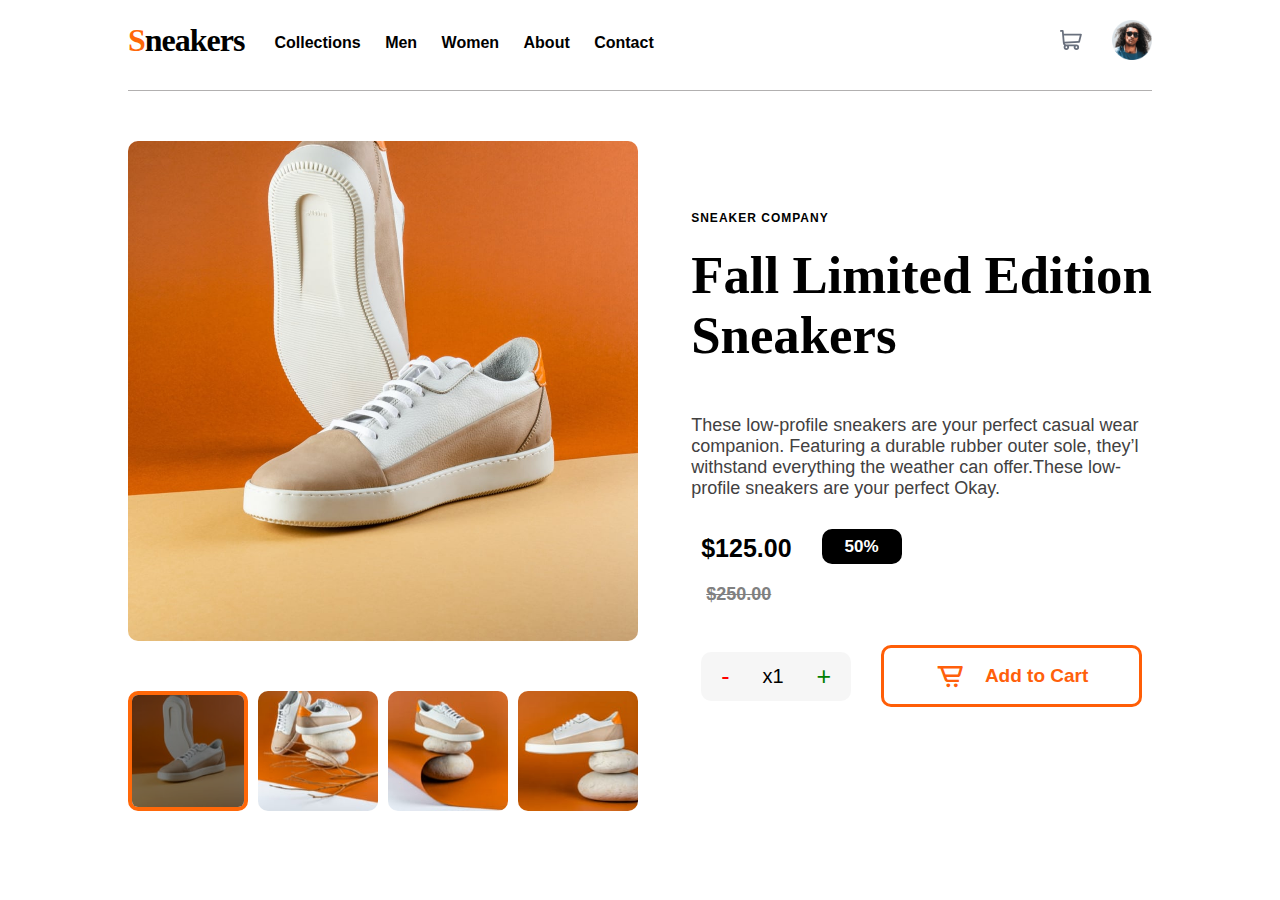
<file: ecommerce-product-page-main/index.html>
<!DOCTYPE html>
<html lang="en">
  <head>
    <meta charset="UTF-8" />
    <meta name="viewport" content="width=device-width, initial-scale=1.0" />
    <!-- displays site properly based on user's device -->

    <link
      rel="icon"
      type="image/png"
      sizes="32x32"
      href="./images/favicon-32x32.png"
    />
    <link
      rel="stylesheet"
      href="https://cdn.jsdelivr.net/npm/swiper@11/swiper-bundle.min.css"
    />

    <title>Frontend Mentor | E-commerce product page</title>
    <link
      rel="stylesheet"
      href="https://cdn.jsdelivr.net/npm/boxicons@latest/css/boxicons.min.css"
    />
    <link rel="stylesheet" href="style.css" />
  </head>
  <body>
    <!-- <div class="count-scroll"></div> -->
    <div class="container-show-img">
      <div class="showImage">
        <div id="close"><i class='bx bx-x'></i></div>
        <button class="prev"><i class="bx bx-chevron-left"></i></button>
        <div class="box-img">
          <img src="images/image-product-1.jpg" alt="" />
          <img src="images/image-product-2.jpg" alt="" />
          <img src="images/image-product-3.jpg" alt="" />
          <img src="images/image-product-4.jpg" alt="" />
        </div>
        <button class="next"><i class="bx bx-chevron-right"></i></button>
      </div>
    </div>
    <div class="animation"></div>
    <div class="box-menu">
      <div class="hideMenu"><i class='bx bx-x'></i></div>
      <ul>
        <li class="menu" onclick="tabMenu()">Collections</li>
        <li class="menu" onclick="tabMenu()">Men</li>
        <li class="menu" onclick="tabMenu()">Women</li>
        <li class="menu" onclick="tabMenu()">About</li>
        <li class="menu" onclick="tabMenu()">Contact</li>
      </ul>
    </div>

    <!-- ------------------------CONTAINER---------------------------- -->
    <div class="container">
      <div class="box-checkout">
        <h5>Cart</h5>
        <div class="wraper-1">
          <div class="row">
            <img src="images/image-product-1-thumbnail.jpg" alt="">
            <div class="item">
              <p>Fall Limited Edition Sneakers</p>
              <div class="total">
                <p>$125.00</p><p id="count">x1</p><blockquote id="pay">$125.00</blockquote>
                <h4 onclick="hideProduct()"><i class='bx bxs-trash'></i></h4>
              </div>
            </div>
          </div>
          <button>Check Out</button>
        </div>
        <div class="wraper-2">
          <h4>Your Cart is Empty</h4>
          
        </div>
      </div>
      <header>
        <div>
          <div id="showMenu"><i class='bx bx-list-ul'></i></div>
          <h1><span>S</span>neakers</h1>
          <ul>
            <li class="menu" onclick="tabMenu()">Collections</li>
            <li class="menu" onclick="tabMenu()">Men</li>
            <li class="menu" onclick="tabMenu()">Women</li>
            <li class="menu" onclick="tabMenu()">About</li>
            <li class="menu" onclick="tabMenu()">Contact</li>
          </ul>
        </div>
        <div>
          <div class="cart" onclick="PurchaseBox()"><img src="images/icon-cart.svg" alt="" /></div>
          
          <div><img src="images/image-avatar.png" alt="" width="40px" /></div>
        </div>
      </header>
      <section>
        <div class="image-box">
          <div class="object">
            <img id="handleShowImage" src="images/image-product-1.jpg" alt="" />
          </div>
          <div class="showImage">
            <button class="prev"><i class="bx bx-chevron-left"></i></button>
            <div class="box-img">
              <img src="images/image-product-1.jpg" alt="" />
              <img src="images/image-product-2.jpg" alt="" />
              <img src="images/image-product-3.jpg" alt="" />
              <img src="images/image-product-4.jpg" alt="" />
            </div>
            <button class="next"><i class="bx bx-chevron-right"></i></button>
          </div>
          <div class="tumb-box">
            <div id="handleShowImage" class="active">
              <img src="images/image-product-1-thumbnail.jpg" alt="" />
            </div>
            <div id="handleShowImage">
              <img src="images/image-product-2-thumbnail.jpg" alt="" />
            </div>
            <div id="handleShowImage">
              <img src="images/image-product-3-thumbnail.jpg" alt="" />
            </div>
            <div id="handleShowImage">
              <img src="images/image-product-4-thumbnail.jpg" alt="" />
            </div>
          </div>
        </div>
        <div class="text-box">
          <h4>SNEAKER COMPANY</h4>
          <h1>Fall Limited Edition Sneakers</h1>
          <p>
            These low-profile sneakers are your perfect casual wear companion.
            Featuring a durable rubber outer sole, they’l withstand everything
            the weather can offer.These low-profile sneakers are your perfect
            Okay.
          </p>
          <div class="pay">
            <div>
              <blockquote id="pay">$125.00</blockquote>
              <span>50%</span>
            </div>
            <blockquote class="disc">$250.00</blockquote>
          </div>
          <div class="buyer">
            <div>
              <span id="minus">-</span>
              <blockquote id="count">x1</blockquote>
              <span id="plus">+</span>
            </div>
            <button onclick="addToCart()"><i class="bx bx-cart-alt"></i>Add to Cart</button>
          </div>
        </div>
      </section>
      
    </div>

    <script src="main.js"></script>
    <script src="https://cdn.jsdelivr.net/npm/swiper@11/swiper-bundle.min.js"></script>
  </body>
</html>
</file>
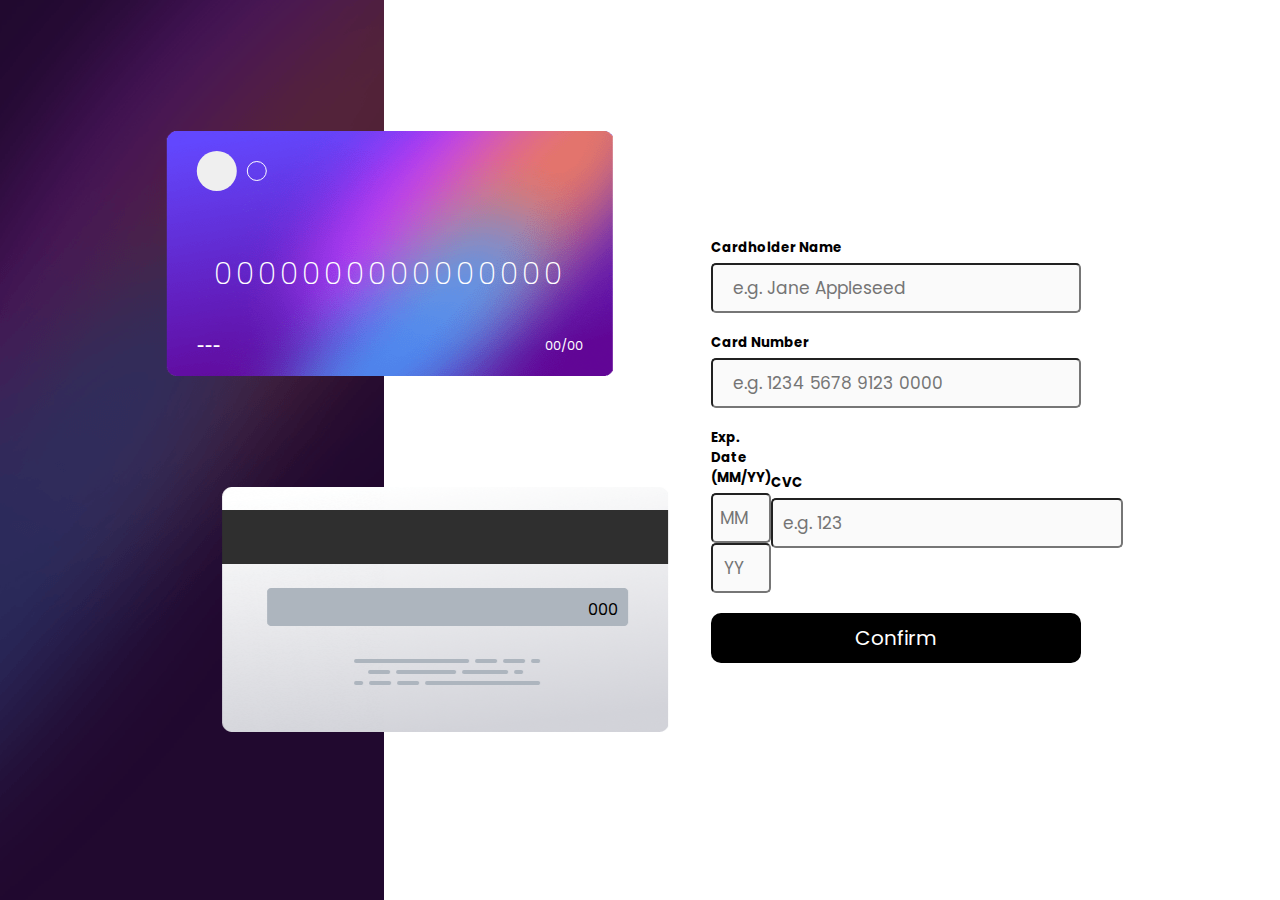
<file: interactive-card-details-form-main/index.html>
<!DOCTYPE html>
<html lang="en">
  <head>
    <meta charset="UTF-8" />
    <meta name="viewport" content="width=device-width, initial-scale=1.0" />
    <!-- displays site properly based on user's device -->

    <link
      rel="icon"
      type="image/png"
      sizes="32x32"
      href="./images/favicon-32x32.png"
    />

    <title>Frontend Mentor | Interactive card details form</title>
    <link rel="stylesheet" href="style.css">
    <link rel="preconnect" href="https://fonts.googleapis.com" />
    <link rel="preconnect" href="https://fonts.gstatic.com" crossorigin />
    <link
      href="https://fonts.googleapis.com/css2?family=Barlow+Condensed:ital,wght@0,100;0,200;0,300;0,400;0,500;0,600;0,700;0,800;0,900;1,100;1,200;1,300;1,400;1,500;1,600;1,700;1,800;1,900&family=Bebas+Neue&family=Caveat:wght@400..700&family=Courier+Prime:ital,wght@0,400;0,700;1,400;1,700&family=Dancing+Script:wght@400..700&family=EB+Garamond:ital,wght@0,400..800;1,400..800&family=Merienda:wght@300..900&family=Poppins:ital,wght@0,100;0,200;0,300;0,400;0,500;0,600;0,700;0,800;0,900;1,100;1,200;1,300;1,400;1,500;1,600;1,700;1,800;1,900&family=Satisfy&family=Vast+Shadow&display=swap"
      rel="stylesheet"
    />

    <!-- Feel free to remove these styles or customise in your own stylesheet 👍 -->
    <style>
      .attribution {
        font-size: 11px;
        text-align: center;
      }
      .attribution a {
        color: hsl(228, 45%, 44%);
      }
    </style>
  </head>
  <body>
    <div class="container">
      <div class="wraper">
        <div class="banner">
          <div class="front-rekening">
            <div class="profile">
              <button class="big"></button>
              <button class="small"></button>
            </div>
            <h3 id="number">0000000000000000</h3>
            <div class="last">
              <h4 id="name">---</h4>
              <p id="date">00/00</p>
            </div>
          </div>
          <div class="back-rekening">
            <p id="digits">000</p>
          </div>
        </div>
        <div class="content">
          <div class="box-input">
            <div class="card margin">
              <h5>Cardholder Name</h5>
              <input type="text" placeholder="e.g. Jane Appleseed" id="nameInput">
            </div>
            <div class="card">
              <h5>Card Number</h5>
              <input type="number" placeholder="e.g. 1234 5678 9123 0000" id="numberInput">
            </div>
            <div class="card-date">
              <div>
                <h5>Exp. Date (MM/YY)</h5>
                <input type="number" placeholder="MM" id="dateInput" class="month">
                <input type="number" placeholder="YY" id="dateInput" class="year">
              </div>
              <div>
                <h5>CVC</h5>
                <input type="text" placeholder="e.g. 123" id="digitsInput">
              </div>
            </div>
            <button class="submit" onclick="getDetail()">Confirm</button><br>
            <span id="massage"></span>
          </div>
        </div>
      </div>
    </div>

    <!-- 0000 0000 0000 0000
  Jane Appleseed
  00/00

  000

  Cardholder Name
  e.g. Jane Appleseed

  Card Number
  e.g. 1234 5678 9123 0000

  Exp. Date (MM/YY)
  MM
  YY

  CVC
  e.g. 123

  Confirm -->

    <!-- Completed state start -->

    <!-- Thank you!
  We've added your card details
  Continue
  
  <div class="attribution">
    Challenge by <a href="https://www.frontendmentor.io?ref=challenge" target="_blank">Frontend Mentor</a>. 
    Coded by <a href="#">Your Name Here</a>.
  </div> -->
  <script src="main.js"></script>
  </body>
</html>
</file>
<file: ecommerce-product-page-main/style.css>
*{
    margin: 0;
    padding: 0;
    box-sizing: border-box;
    font-family: Arial, Helvetica, sans-serif;
}
.container{
    width: 100%;
    min-height: 100vh;
    padding: 20px 10%;
}

/* -----------------------------NAVBAR------------------------------- */
header{
    display: flex;
    align-items: center;
    justify-content: space-between;
    padding-bottom: 30px;
    border-bottom: 1px solid rgb(178, 176, 176);
}
/* .showImage{
    display: none;
} */
header h1{
    font-family: georgia;
    letter-spacing: -1px;
}
header h1 span{
    color: rgb(255, 104, 9);
    font-family: georgia;
}
header div{
    display: flex;
    align-items: center;
}
header div .menu{
    display: inline-block;
    margin: 5px 10px 0;
    font-weight: 600;
    position: relative;
    cursor: pointer;
}
header div .menu::after{
    content: "";
    width: 0;
    height: 4px;
    position: absolute;
    left: 0;
    bottom: -5px;
    background: rgb(255, 104, 9);
    transition: all .6s;
}
header div .menu:hover::after{
    width: 100%;
}
header div .menu.active::after{
    width: 50%;
}
header div .menu:first-child{
    margin-left: 30px;
}
.cart{
    margin-right: 30px;
    cursor: pointer;
}


section{
    display: flex;
    justify-content: space-between;
    margin-top: 50px;
}

/* --------------------------------IMAGEBOX---------------------------- */
.image-box{
    flex-basis: 45%;
}
.object{
    width: 100%;
    height: 500px;
    border-radius: 10px;
    overflow: hidden;
    cursor: pointer;
}
.object img{
    height: 100%;
    width: 100%;
    transition: all .6s;
}
.object:hover img{
    transform: scale(1.2);
}
.tumb-box{
    margin-top: 50px;
    display: grid;
    grid-gap: 10px;
}
.tumb-box div{
    width: 120px;
    height: 120px;
    border-radius: 10px;
    overflow: hidden;
    grid-row: 1;
    cursor: pointer;
}
.tumb-box div img{
    width: 100%;
    height: 100%;
    transition: filter .4s;
}
.tumb-box div:hover img{
    filter: brightness(50%);
}
.tumb-box div.active{
    border: 4px solid rgb(255, 104, 9);
}
.tumb-box div.active img{
    filter: brightness(50%);
}

/* --------------------------------TEXTBOX-------------------------------- */
.text-box{
    flex-basis: 45%;
}
.text-box h4{
    margin-top: 70px;
    font-size: 12px;
    letter-spacing: 1px;
    font-weight: bold;
}
.text-box h1{
    margin-top: 20px;
    font-size: 3.3em;
    font-family: georgia;
}
.text-box p{
    color: rgb(66, 65, 65);
    font-size: 18px;
    margin-top: 50px;
}
.pay{
    width: 100%;
    gap: 20px;
    margin-top: 30px;
}
.pay div{
    display: flex;
    align-items: center;
    gap: 30px;
}
.pay blockquote{
    font-size: 30px;
    font-weight: bold;
    color: black;
}
.pay blockquote.disc{
    font-size: 18px;
    text-decoration: line-through;
    color: gray;
    margin-left: 15px;
}
.pay span{
    width: 80px;
    display: flex;
    align-items: center;
    justify-content: center ;
    height: 35px;
    font-size: 17px;
    border-radius: 10px;
    background: black;
    font-weight: bolder;
    color: white;
}
.buyer {
    width: 100%;
    display: flex;
    align-items: center;
    justify-content: space-between;
    padding: 0 10px;
    margin-top: 40px;
}
.buyer div{
    display: flex;
    align-items: center;
    justify-content: space-between;
    width: 150px;
    background: #eaeaea68;
    padding: 10px 20px;
    border-radius: 10px;
    font-size: 20px;
}
.buyer div span{
    font-size: 25px;
    cursor: pointer;
}
.buyer div #plus{
    color: green;
}
.buyer div #minus{
    color: red;
}
.buyer button{
    flex: 1;
    margin-left: 30px;
    border: 3px solid rgb(255, 94, 7);
    color: rgb(255, 96, 11);
    outline: none;
    padding: 13px;
    font-size: 19px;
    background: transparent;
    border-radius: 10px;
    display: flex;
    align-items: center;
    justify-content: center;
    font-weight: bold;
    cursor: pointer;
}
.buyer button i{
    margin-right: 20px;
    font-size: 30px;
}
.disc{
    margin-top: 20px;
}

/* ----------------------------CAROUSEL----------------------------- */
.container-show-img{
    width: 100%;
    min-height: 120vh;
    background: rgb(0,0,0,.8);
    position: absolute;
    z-index: 999;
    display: none;
    align-items: center;
    justify-content: center;
}
.showImage{
    width: 500px;
    height: 350px;
    position: relative;
    display: none;
    align-items: center;
    justify-content: space-between;
}
.box-img{
    width: 100%;
    height: 100%;
    border-radius: 10px;
    display: flex;
    overflow: hidden;
    overflow-x: scroll;
}
.box-img::-webkit-scrollbar{
    display: none;
}
.box-img img{
    width: 100%;
    height: 100%;
    display: grid;
    grid-template-columns: auto;
    flex: none;
}
.showImage button{
    width: 65px;
    height: 52px;
    font-size: 40px;
    border-radius: 50%;
    border: none;
    background: white;
    color: black;
    outline: none;
    display: flex;
    align-items: center;
    justify-content: center;
    cursor: pointer;
    cursor: pointer;
}
.next{
    position: relative;
    right: 25px;
}
.prev{
    position: relative;
    left: 25px;
}
#close{
    position: absolute;
    color: white;
    top: -70px;
    width: 50px;
    height: 50px;
    border-radius: 50%;
    background: black;
    display: flex;
    align-items: center;
    justify-content: center;
    font-size: 40px;
    right: 0;
    cursor: pointer;
}

/* -------------------------CHECK0UT MENU------------------------------ */
.box-checkout{
    width: 350px;
    height: 220px;
    position: absolute;
    right: 90px;
    top: 70px;
    border-radius: 10px;
    background: white;
    box-shadow: 2px 8px 30px 2px gray;
    padding: 20px;
    display: none;
}
.box-checkout h5{
    padding-bottom: 20px;
    font-size: 20px;
    border-bottom: 1px solid gray;
}
.wraper-1{
    display: none;
}
.wraper-2{
    width: 100%;
    height: 100%;
    display: flex;
    align-items: center;
    justify-content: center;
}
.wraper-2 h4{
    margin-bottom: 25px;
    color: rgb(130, 128, 128);
    font-weight: 500;
}
.row{
    display: flex;
    gap: 20px;
    width: 100%;
    margin-top: 20px;
}
.row img{
    width: 50px;
    height: 50px;
    border-radius: 10px;
}
.row .item p{
    margin-top: 5px;
}
.row .total{
    display: flex;
    color: gray;
    gap: 2px;
}
#pay{
    color: black;
    margin-left: 10px;
    margin-top: 4px;
    font-size: 25px;
    font-weight: bold;
}
.box-checkout button{
    width: 100%;
    margin-top: 20px;
    border: none;
    outline: none;
    background: rgb(255, 96, 11);
    padding: 10px;
    border-radius: 10px;
    font-size: 18px;
}
.display-setings{
    display: block;
}
.total{
    display: flex;
    align-items: center;
    /* justify-content: space-between; */
    position: relative;
}
.total h4{
    position: absolute;
        right: -30px;
        top: 5px;
        font-size: 20px;
        cursor: pointer;
}


.animation{
    width: 50px;
    height: 50px;
    background-image: url(images/image-product-1.jpg);
    background-position: center;
    background-size: cover;
    border-radius: 50%;
    position: absolute;
    right: 200px;
    visibility: hidden;
}
.show-animation{
    filter: blur(4px);
    animation: fitur .5s;
}

@keyframes fitur {
    0%{
        transform: translateY(670px);
        visibility: visible;
    }100%{
        transform: translateY(-100px);
    }
}

#showMenu{
    display: none;
}
.box-menu{
    display: none;
}


/* -------------------------------SCREEN---------------------------- */
@media only screen and (max-width: 1200px){
    section{
        flex-direction: column;
    }
    .text-box h4{
        margin-top: 0;
    }
    .object{
        width: 70%;
        margin: auto;
    }
    .tumb-box{
        width: 100%;
        display: flex;
        justify-content: center;
        margin: 0 auto 0;
    }
    .tumb-box div{
        width: 140px;
        height: 140px;
        margin: 30px 10px;
    }
    .text-box{
        text-align: center;
        padding: 0 10%;
    }
    .text-box .pay{
        width: 100%;
    }
    .pay div{
        display: flex;
        align-items: center;
        justify-content: center;
    }
    .buyer{
        display: flex;
        justify-content: center;
        align-items: center;
        flex-direction: column;
        margin: 30px auto;
    }
    .buyer button{
        width: 100%;
        margin-top: 20px;
        margin-left: 0;
    }
    .container-show-img{
        min-height: 195vh;
    }
}

@media only screen and (max-width: 900px){
    .object{
        width: 90%;
    }
    @keyframes fitur {
        0%{
            transform: translateY(1000px);
            visibility: visible;
        }100%{
            transform: translateY(-100px);
        }
    }
}
@media only screen and (max-width: 800px){
    ul{
        display: none;
    }
    #showMenu{
        display: block;
        width: 40px ;
        height: 40px;
        border-radius: 50%;
        background: black;
        color: white;
        display: flex;
        align-items: center;
        justify-content: center;
        margin-right: 10px;
        font-size: 20px;
        font-weight: bold;
        cursor: pointer;
    }
    .box-menu{
        width: 300px;
        height: 100%;
        background: black;
        position: fixed;
        top: 0;
        left: 0;
        z-index: 999999999;
        display: none;
    }
    .animation-box{
        animation: showw .6s;
        display: block;
    }
    @keyframes showw {
        0%{
            transform: translateX(-300px);
        }100%{
            transform: translateX(0);
        }
    }
    .box-menu ul{
        color: white;
        display: block;
        text-align: left;
        margin-top: 100px;
        margin-left: 50px;
    }
    .box-menu ul li{
        font-size: 20px;
        margin: 15px 10px;
    }
    .hideMenu{
        color: black;
        width: 50px;
        height: 50px;
        border-radius: 50%;
        display: flex;
        align-items: center;
        justify-content: center;
        font-size: 40px;
        position: absolute;
        top: 20px;
        right: 30px;
        background: white;
        cursor: pointer;
    }
    .blurr{
        filter: blur(3px);
    }
}
@media only screen and (max-width: 700px){
    .object{
        width: 100%;
    }
    .tumb-box div{
        width: 130px;
        height: 120px;
        margin: 30px 5px;
    }
    .tumb-box{
        display: none;
    }
}
@media only screen and (max-width: 600px){
    .container {
        padding: 30px 0;
    }
    .box-checkout{
        right: 30px;
        z-index: 99999999999999999999999999999;
    }
    section{
        margin-top: 0;
    }
    header{
        padding: 0 30px 30px;
    }
    .object{
        height: 350px;
        border-radius: 0;
    }
    .text-box{
        text-align: left;
        padding: 20px 30px;
    }
    .text-box p{
        margin-top: 10px;
    }
    .text-box h1{
        font-size: 3em;
    }
    .buyer{
        display: flex;
        align-items: center;
        justify-content: left;
        flex-direction: column;
        gap: 5px;
    }
    .pay div{
        display: flex;
        align-items: center;
        justify-content: left;
    }
    .buyer button{
        margin-bottom: 25px;
    }
    .showImage{
        width: 100%;
    }
    .box-img{
        width: 100%;
    }
    #close{
        right: 80px;
    }
    .next{
        right: 60px;
    }
    .prev{
        left: 60px;
    }
}
@media only screen and (max-width: 460px){
    .showImage{
        min-width: 470px;
        display: flex;
        justify-content: center;
        padding: 0;
    }
    .animation{
        right: 50px;
    }
    .text-box h1{
        font-size: 2em;
    }
    .image-box{
        flex-basis: 0;
        width: 100%;
        border-radius: 0;
        position: relative;
    }
    .object{
        display: none;
    }
}
@media only screen and (max-width: 400px){
    .showImage{
        min-width: 430px;
    }
}
</file>
<file: interactive-card-details-form-main/style.css>
*{
    margin: 0;
    padding: 0;
    box-sizing: border-box;
    font-family: "poppins", sans-serif;
}
.container{
    width: 100%;
    height: 100vh;
}
.wraper{
    width: 100%;
    height: 100vh;
    display: flex;
    justify-content: space-between;
}
h3{
    font-weight: 200;
    font-size: 3.5em;
    letter-spacing: 4px;
}
.banner{
    /* width: 20%; */
    flex-basis: 30%;
    /* height: 100vh; */
    background-image: url(images/bg-main-desktop.png);
}
.content{
    flex-basis: 60%;
    /* height: 100vh; */
    display: flex;
    align-items: center;
    justify-content: center;
}
.card {
    margin: 20px;
}
.card h5{
    margin-bottom: 5px;
}
.card-date{
    margin-left: 20px;
    display: flex;
    width: 370px;
    align-items: center;
    justify-content: space-between;
}
.card-date h5{
    margin-bottom: 5px;
}
.card-date input{
    padding: 10px;
    font-size: 17px;
    background-color: #fafafa;
    border-radius: 5px;
}
.card input{
    width: 370px;
    padding: 10px 20px;
    font-size: 17px;
    background-color: #fafafa;
    border-radius: 5px;
}
#dateInput{
    width: 60px;
    padding: 10px 0;
    /* margin-left: 5px; */
    display: inline-block;
    font-size: 17px;
    text-align: center;
}
.front-rekening{
    width: 446px;
    height: 245px;
    background-image: url(images/bg-card-front.png);
    position: absolute;
    background-size: cover;
    top: 20%;
    left: 20%;
    transform: translate(-20%, -20%);
    padding: 20px 30px;
    text-align: center;
    color: white;
}
.back-rekening{
    width: 446px;
    height: 245px;
    background-image: url(images/bg-card-back.png);
    position: absolute;
    background-size: cover;
    top: 65%;
    left: 40%;
    transform: translate(-65%, -40%);
    display: flex;
    align-items: center;
    justify-content: right;
    padding: 0 50px;
}
.profile{
    display: flex;
    align-items: center;
    gap: 10px;
}
.big{
    width: 40px;
    border-radius: 50%;
    border: none;
    outline: none;
    height: 40px;
}
.small{
    width: 20px;
    border-radius: 50%;
    border: 1px solid white;
    outline: none;
    background-color: transparent;
    height: 20px;
}
.front-rekening h3{
    margin-top: 60px;
    font-size: 30px;
}
.last{
    width: 100%;
    display: flex;
    position: absolute;
    padding: 0 30px;
    bottom: 20px;
    font-size: 13px;
    left: 0;
    align-items: center;
    justify-content: space-between;
}
.submit{
    margin: 20px;
    width: 370px;
    padding: 10px 20px;
    font-size: 20px;
    color: white;
    border: none;
    outline: none;
    background: black;
    border-radius: 10px;
    cursor: pointer;
}
.wrong{
    border: 2px solid red;
    outline: red;
    color: red;
}

@media only screen and (max-width: 720px){
    .wraper{
        height: 120vh;
    }
    .front-rekening{
        top: 30%;
        left: 25%;
        transform: translate(-30%);
    }
}

@media only screen and (max-width: 1200px){
    .wraper{
        flex-direction: column;
        min-height: 110vh;
    }
    .content{
        flex-basis: 60%;
        margin-top: 200px;
        margin-bottom: 0;
    }
    .banner{
        flex-basis: 30%;
        background-image: url(images/bg-main-mobile.png);
        background-position: center;
        background-size: cover;
    }
    .back-rekening{
        left: 50%;
        top: 0;
        transform: translate(-50%);
    }
    .front-rekening{
        z-index: 99;
        top: 23%;
    }
}

@media only screen and (max-width: 445px){
    .back-rekening{
        width: 350px;
        height: 200px;
        background-size: cover;
        background-position: center;
        border-radius: 10px;
        overflow: hidden;
        top: 6%;
    }
    .card input{
        width: 300px;
    }
    .card-date{
        width: 300px;
    }
    .submit{
        width: 300px;
    }
    .front-rekening{
        width: 350px;
        height: 200px;
        background-size: cover;
        background-position: center;
        border-radius: 10px;
        padding: 20px 10px;
        overflow: hidden;
        left: 10%;
        transform: translate(-10%);
    }
    h3{
        font-size: 2em;
        letter-spacing: 1px;
        position: relative;
        bottom: 20px;
    }
    #digitsInput{
        width: 160px;
    }
}
@media only screen and (max-height: 730px){
    .content{
        margin-bottom: 0;
    }
}
@media only screen and (max-height: 1000px) and (min-height: 800px){
    .wraper{
        height: 100vh;
    }
}
</file>
